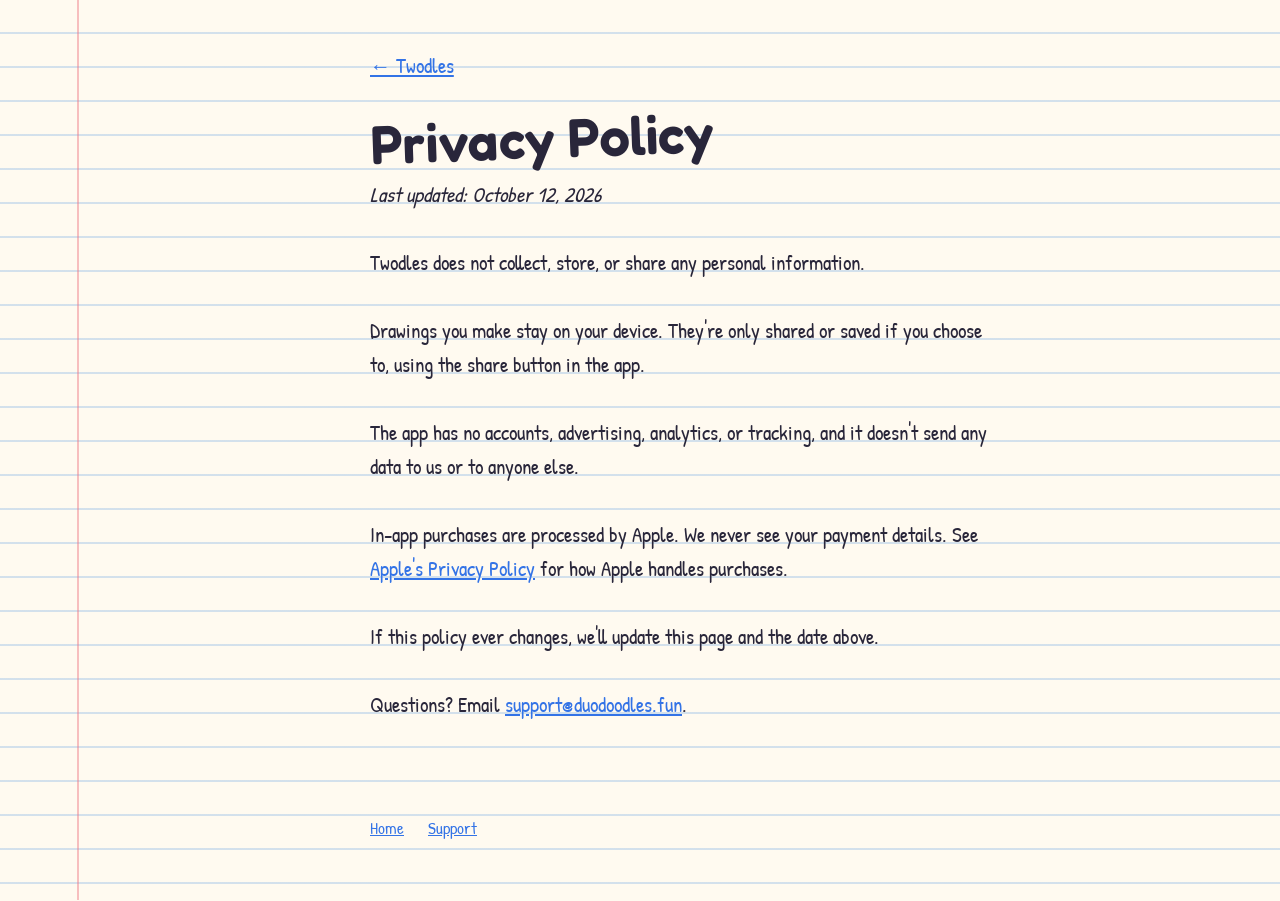
<file: privacy/index.html>
<!doctype html>
<html lang="en">
<head>
  <meta charset="utf-8">
  <meta name="viewport" content="width=device-width, initial-scale=1">
  <title>Privacy Policy — Twodles</title>
  <link rel="icon" href="../assets/favicon.png">
  <link rel="stylesheet" href="../assets/style.css">
</head>
<body>
  <main class="page">
    <a class="back" href="../">← Twodles</a>
    <h1>Privacy Policy</h1>
    <p><em>Last updated: October 12, 2026</em></p>

    <p>
      Twodles does not collect, store, or share any personal information.
    </p>
    <p>
      Drawings you make stay on your device. They're only shared or saved if you choose to,
      using the share button in the app.
    </p>
    <p>
      The app has no accounts, advertising, analytics, or tracking, and it doesn't send any
      data to us or to anyone else.
    </p>
    <p>
      In-app purchases are processed by Apple. We never see your payment details. See
      <a href="https://www.apple.com/legal/privacy/">Apple's Privacy Policy</a> for how Apple
      handles purchases.
    </p>
    <p>
      If this policy ever changes, we'll update this page and the date above.
    </p>
    <p>
      Questions? Email <a href="mailto:support@duodoodles.fun">support@duodoodles.fun</a>.
    </p>
  </main>

  <footer>
    <nav>
      <a href="../">Home</a>
      <a href="../support/">Support</a>
    </nav>
  </footer>
</body>
</html>
</file>
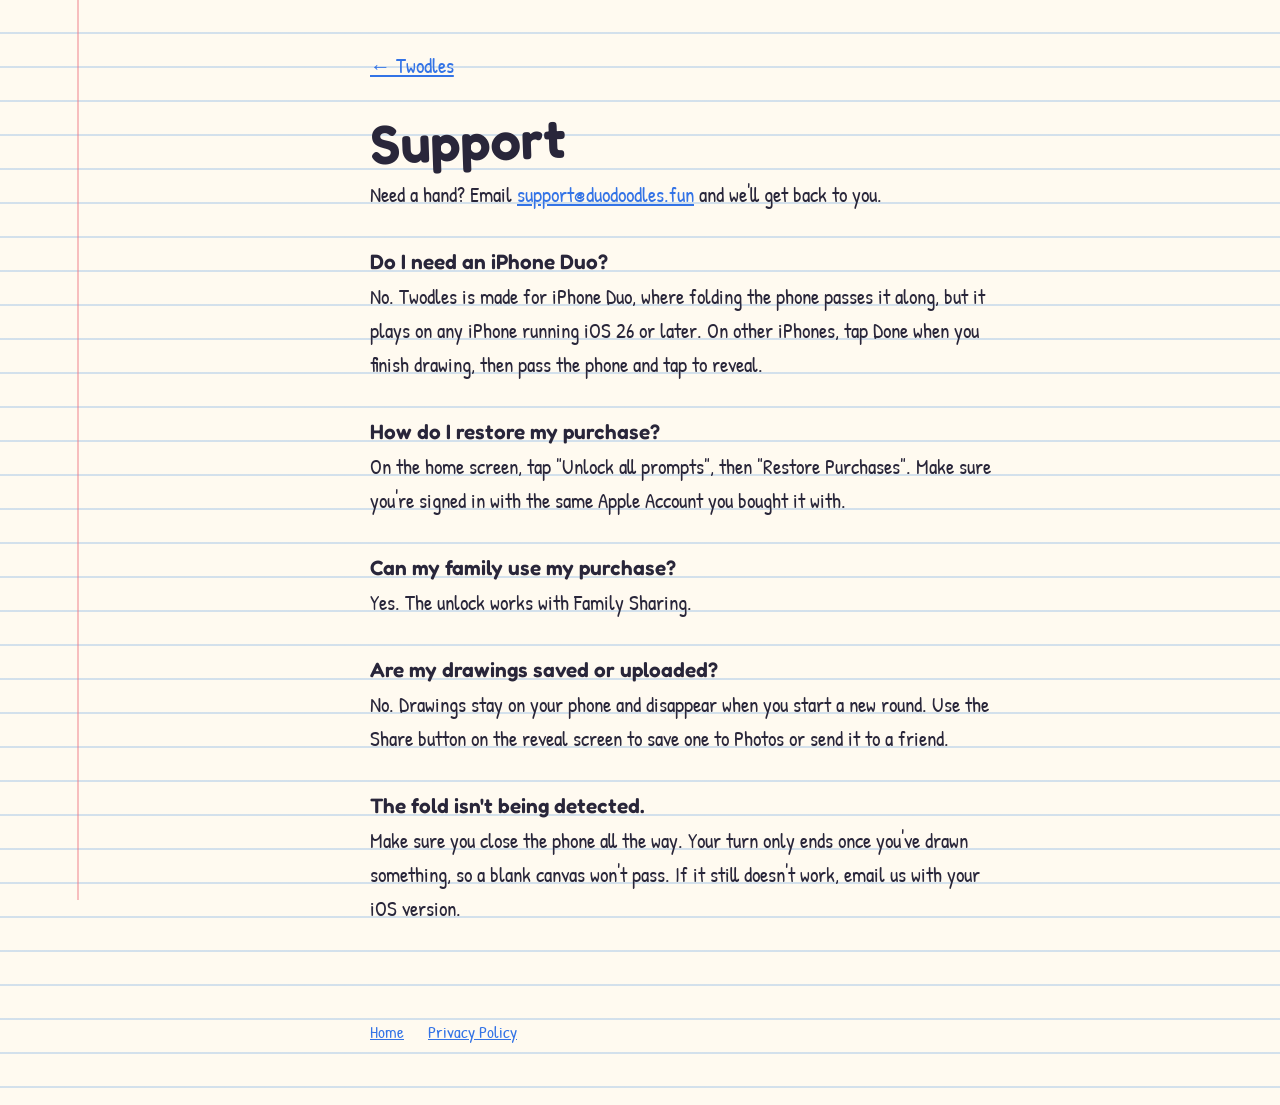
<file: support/index.html>
<!doctype html>
<html lang="en">
<head>
  <meta charset="utf-8">
  <meta name="viewport" content="width=device-width, initial-scale=1">
  <title>Support — Twodles</title>
  <link rel="icon" href="../assets/favicon.png">
  <link rel="stylesheet" href="../assets/style.css">
</head>
<body>
  <main class="page">
    <a class="back" href="../">← Twodles</a>
    <h1>Support</h1>
    <p>
      Need a hand? Email <a href="mailto:support@duodoodles.fun">support@duodoodles.fun</a>
      and we'll get back to you.
    </p>

    <div class="faq">
      <h3>Do I need an iPhone Duo?</h3>
      <p>
        No. Twodles is made for iPhone Duo, where folding the phone passes it along, but it
        plays on any iPhone running iOS 26 or later. On other iPhones, tap Done when you
        finish drawing, then pass the phone and tap to reveal.
      </p>

      <h3>How do I restore my purchase?</h3>
      <p>
        On the home screen, tap "Unlock all prompts", then "Restore Purchases". Make sure you're
        signed in with the same Apple Account you bought it with.
      </p>

      <h3>Can my family use my purchase?</h3>
      <p>Yes. The unlock works with Family Sharing.</p>

      <h3>Are my drawings saved or uploaded?</h3>
      <p>
        No. Drawings stay on your phone and disappear when you start a new round. Use the Share
        button on the reveal screen to save one to Photos or send it to a friend.
      </p>

      <h3>The fold isn't being detected.</h3>
      <p>
        Make sure you close the phone all the way. Your turn only ends once you've drawn
        something, so a blank canvas won't pass. If it still doesn't work, email us with your
        iOS version.
      </p>
    </div>
  </main>

  <footer>
    <nav>
      <a href="../">Home</a>
      <a href="../privacy/">Privacy Policy</a>
    </nav>
  </footer>
</body>
</html>
</file>
<file: assets/style.css>
/* Twodles — notebook-paper styling to match the app. */

@font-face {
  font-family: "Fredoka";
  src: url("fonts/Fredoka.ttf") format("truetype");
  font-weight: 300 700;
  font-display: swap;
}

@font-face {
  font-family: "Patrick Hand";
  src: url("fonts/PatrickHand-Regular.ttf") format("truetype");
  font-display: swap;
}

:root {
  color-scheme: light;
  --ink: #29263a;
  --ink-soft: rgba(41, 38, 58, 0.72);
  --paper: #fffaf0;
  --rule: rgba(158, 194, 230, 0.45);
  --margin: rgba(237, 115, 128, 0.45);
  --orange: #fa8c1a;
  --blue: #3373e6;
  --green: #33b34d;
  --pink: #f273b3;
  --yellow: #facc1a;
  --line: 34px;
  --display: "Fredoka", ui-rounded, "SF Pro Rounded", system-ui, sans-serif;
  --red: #e63333;
  --hand: "Patrick Hand", "Chalkboard SE", "Comic Sans MS", cursive;
}

* {
  box-sizing: border-box;
}

html {
  background: var(--paper);
}

body {
  margin: 0;
  min-height: 100vh;
  color: var(--ink);
  font-family: var(--hand);
  font-size: 1.3rem;
  line-height: var(--line);
  /* Ruled notebook lines. */
  background:
    repeating-linear-gradient(to bottom, transparent 0, transparent calc(var(--line) - 1.5px), var(--rule) calc(var(--line) - 1.5px), var(--rule) var(--line))
    0 calc(var(--line) * 2) / 100% var(--line) repeat-y,
    var(--paper);
}

/* The red margin line. */
body::before {
  content: "";
  position: fixed;
  top: 0;
  bottom: 0;
  left: clamp(20px, 6vw, 80px);
  width: 2px;
  background: var(--margin);
  pointer-events: none;
}

main,
footer {
  position: relative;
  max-width: 760px;
  margin: 0 auto;
  padding-inline: clamp(36px, 9vw, 110px) 24px;
}

main {
  padding-block: 48px 24px;
}

a {
  color: var(--blue);
}

h1,
h2 {
  font-family: var(--display);
  font-weight: 600;
  line-height: 1.15;
  margin: 0 0 12px;
}

h1 {
  font-size: clamp(2.6rem, 9vw, 4.6rem);
  transform: rotate(-2deg);
}

h2 {
  font-size: clamp(1.6rem, 5vw, 2.2rem);
  margin-top: 48px;
}

p {
  margin: 0 0 var(--line);
}

/* Home */

.hero {
  display: flex;
  flex-wrap: wrap;
  align-items: center;
  gap: 28px 40px;
}

.hero-icon {
  width: clamp(120px, 26vw, 180px);
  height: auto;
  border-radius: 22%;
  box-shadow: 4px 6px 0 var(--ink);
  border: 3px solid var(--ink);
  transform: rotate(-4deg);
}

.hero-text {
  flex: 1 1 280px;
}

.tagline {
  font-size: 1.6rem;
  color: var(--ink-soft);
  transform: rotate(-1deg);
  margin-bottom: 20px;
}

.swoosh {
  display: block;
  width: min(320px, 80%);
  height: 18px;
  margin: 0 0 18px;
}

.download {
  display: inline-block;
  margin-top: 8px;
  text-decoration: none;
}

.download img {
  display: block;
  height: 56px;
  width: auto;
}

/* Shown until the official App Store badge is added to assets/. */
.download .fallback {
  display: inline-block;
  font-family: var(--display);
  font-weight: 600;
  font-size: 1.3rem;
  line-height: 1.3;
  color: #fff;
  background: var(--orange);
  border: 3px solid var(--ink);
  border-radius: 18px;
  box-shadow: 4px 5px 0 var(--ink);
  padding: 12px 26px;
  transform: rotate(-2deg);
}

.download .fallback:hover {
  transform: rotate(-2deg) translate(2px, 2px);
  box-shadow: 2px 3px 0 var(--ink);
}

.steps {
  list-style: none;
  padding: 0;
  margin: 0;
}

.steps li {
  display: flex;
  align-items: center;
  gap: 16px;
  margin-bottom: 14px;
}

.badge {
  flex: none;
  display: grid;
  place-items: center;
  width: 40px;
  height: 40px;
  border: 2.5px solid var(--ink);
  border-radius: 46% 54% 50% 50% / 52% 48% 52% 48%;
  font-family: var(--display);
  font-weight: 600;
  font-size: 1.1rem;
  line-height: 1;
  color: #fff;
}

.steps li:nth-child(1) .badge { background: var(--blue); transform: rotate(-6deg); }
.steps li:nth-child(2) .badge { background: var(--green); transform: rotate(5deg); }
.steps li:nth-child(3) .badge { background: var(--pink); transform: rotate(-4deg); }
.steps li:nth-child(4) .badge { background: var(--orange); transform: rotate(6deg); }

.note {
  display: inline-block;
  background: #ffeb8c;
  padding: 10px 18px;
  box-shadow: 3px 4px 0 rgba(41, 38, 58, 0.15);
  transform: rotate(1.5deg);
  line-height: 1.5;
}

/* Text pages */

.page h1 {
  font-size: clamp(2.2rem, 7vw, 3.4rem);
}

.back {
  display: inline-block;
  margin-bottom: 20px;
}

.faq h3 {
  font-family: var(--display);
  font-weight: 600;
  font-size: 1.3rem;
  line-height: var(--line);
  margin: var(--line) 0 0;
}

/* Footer */

footer {
  padding-block: 32px 48px;
  font-size: 1.05rem;
  color: var(--ink-soft);
}

footer nav {
  display: flex;
  flex-wrap: wrap;
  gap: 8px 24px;
  margin-bottom: 8px;
}

footer small {
  display: block;
  font-size: 0.85rem;
  line-height: 1.4;
}
</file>
